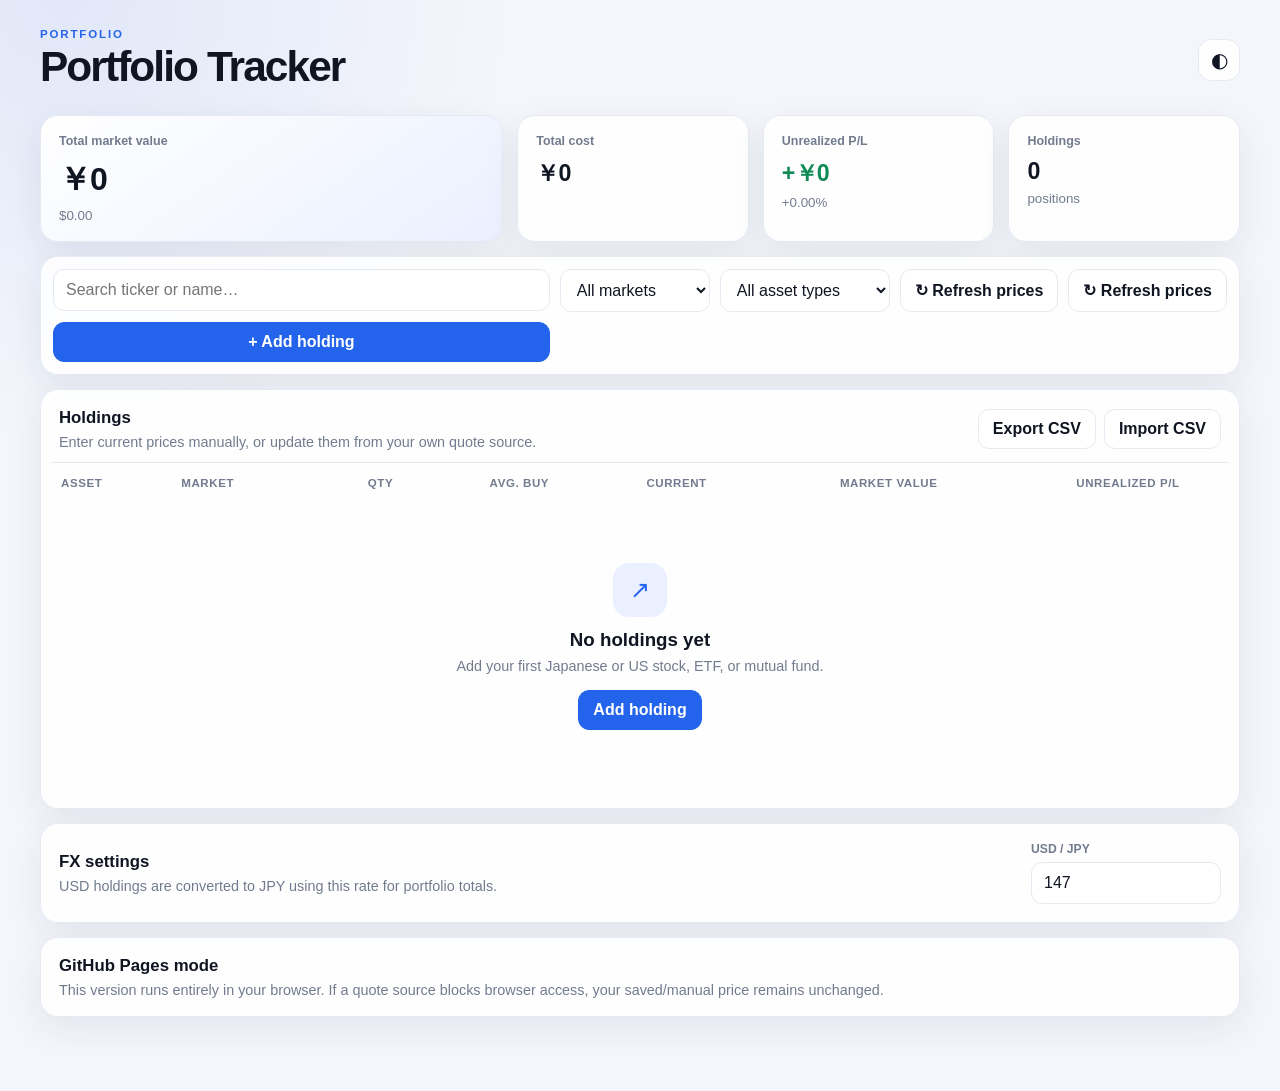
<file: index.html>
<!doctype html>
<html lang="en">
<head>
  <meta charset="utf-8" />
  <meta name="viewport" content="width=device-width, initial-scale=1, viewport-fit=cover" />
  <meta name="theme-color" content="#0b1020" />
  <title>Portfolio Tracker</title>
  <link rel="stylesheet" href="styles.css" />
</head>
<body>
  <div class="app-shell">
    <header class="topbar">
      <div>
        <div class="eyebrow">PORTFOLIO</div>
        <h1>Portfolio Tracker</h1>
      </div>
      <button id="themeToggle" class="icon-btn" aria-label="Toggle theme">◐</button>
    </header>

    <main>
      <section class="summary-grid">
        <article class="summary-card primary">
          <span>Total market value</span>
          <strong id="totalValue">¥0</strong>
          <small id="totalValueSub">$0</small>
        </article>
        <article class="summary-card">
          <span>Total cost</span>
          <strong id="totalCost">¥0</strong>
        </article>
        <article class="summary-card">
          <span>Unrealized P/L</span>
          <strong id="totalPL">¥0</strong>
          <small id="totalPLPct">0.00%</small>
        </article>
        <article class="summary-card">
          <span>Holdings</span>
          <strong id="holdingCount">0</strong>
          <small>positions</small>
        </article>
      </section>

      <section class="toolbar panel">
        <div class="search-wrap">
          <input id="searchInput" type="search" placeholder="Search ticker or name…" />
        </div>
        <select id="marketFilter">
          <option value="ALL">All markets</option>
          <option value="JP">Japan</option>
          <option value="US">United States</option>
        </select>
        <select id="assetFilter">
          <option value="ALL">All asset types</option>
          <option value="Stock">Stocks</option>
          <option value="ETF">ETFs</option>
          <option value="Mutual Fund">Mutual funds</option>
        </select>
        <button id="refreshBtn" class="btn">↻ Refresh prices</button>
        <button id="refreshPricesBtn" class="btn">↻ Refresh prices</button>
        <button id="addHoldingBtn" class="btn primary-btn">+ Add holding</button>
      </section>

      <section class="panel">
        <div class="section-head">
          <div>
            <h2>Holdings</h2>
            <p>Enter current prices manually, or update them from your own quote source.</p>
          </div>
          <div class="actions">
            <button id="exportBtn" class="btn">Export CSV</button>
            <label class="btn file-btn">
              Import CSV
              <input id="importInput" type="file" accept=".csv,text/csv" hidden />
            </label>
          </div>
        </div>

        <div class="table-wrap">
          <table>
            <thead>
              <tr>
                <th>Asset</th>
                <th>Market</th>
                <th>Qty</th>
                <th>Avg. buy</th>
                <th>Current</th>
                <th>Market value</th>
                <th>Unrealized P/L</th>
                <th></th>
              </tr>
            </thead>
            <tbody id="holdingsBody"></tbody>
          </table>
          <div id="emptyState" class="empty-state">
            <div class="empty-icon">↗</div>
            <h3>No holdings yet</h3>
            <p>Add your first Japanese or US stock, ETF, or mutual fund.</p>
            <button class="btn primary-btn" id="emptyAddBtn">Add holding</button>
          </div>
        </div>
      </section>

      <section class="panel settings-panel">
        <div>
          <h2>FX settings</h2>
          <p>USD holdings are converted to JPY using this rate for portfolio totals.</p>
        </div>
        <label class="fx-field">
          <span>USD / JPY</span>
          <input id="usdJpyInput" type="number" step="0.01" min="0" />
        </label>
      </section>
    <section class="panel settings-panel">
        <div>
          <h2>GitHub Pages mode</h2>
          <p>This version runs entirely in your browser. If a quote source blocks browser access, your saved/manual price remains unchanged.</p>
        </div>
      </section>
    </main>
  </div>

  <dialog id="holdingDialog">
    <form id="holdingForm" method="dialog">
      <div class="modal-head">
        <div>
          <div class="eyebrow" id="formEyebrow">NEW POSITION</div>
          <h2 id="formTitle">Add holding</h2>
        </div>
        <button type="button" class="icon-btn" id="closeDialogBtn">×</button>
      </div>

      <input type="hidden" id="holdingId" />

      <div class="form-grid">
        <label>
          <span>Ticker / fund code</span>
          <input id="ticker" required placeholder="e.g. 7203, AAPL, 0331418A" />
        </label>

        <label>
          <span>Name</span>
          <input id="name" placeholder="e.g. Toyota, Apple" />
        </label>

        <label>
          <span>Market</span>
          <select id="market" required>
            <option value="JP">Japan</option>
            <option value="US">United States</option>
          </select>
        </label>

        <label>
          <span>Asset type</span>
          <select id="assetType" required>
            <option value="Stock">Stock</option>
            <option value="ETF">ETF</option>
            <option value="Mutual Fund">Mutual Fund</option>
          </select>
        </label>

        <label>
          <span>Quantity / units</span>
          <input id="quantity" type="number" min="0" step="any" required placeholder="100" />
        </label>

        <label>
          <span>Currency</span>
          <select id="currency" required>
            <option value="JPY">JPY</option>
            <option value="USD">USD</option>
          </select>
        </label>

        <label>
          <span>Average buy price</span>
          <input id="buyPrice" type="number" min="0" step="any" required placeholder="2500" />
        </label>

        <label>
          <span>Current price / NAV</span>
          <input id="currentPrice" type="number" min="0" step="any" required placeholder="2800" />
          <small class="field-note">Used as fallback if automatic retrieval is unavailable.</small>
        </label>
      </div>

      <div class="hint-box">
        <strong>Automatic price lookup</strong>
        <span>US: use tickers such as AAPL or VOO. Japan stocks/ETFs: use 4-digit codes such as 7203 or 2558. Japan mutual funds: use the Yahoo Japan fund code, e.g. 03311187. Manual current price remains the fallback.</span>
      </div>

      <div class="modal-actions">
        <button type="button" class="btn danger-btn hidden" id="deleteBtn">Delete</button>
        <div class="spacer"></div>
        <button type="button" class="btn" id="cancelBtn">Cancel</button>
        <button type="submit" class="btn primary-btn">Save holding</button>
      </div>
    </form>
  </dialog>

  <script src="app.js"></script>
</body>
</html>
</file>
<file: styles.css>
:root {
  --bg: #f4f6fb;
  --panel: rgba(255,255,255,.88);
  --panel-solid: #fff;
  --text: #101522;
  --muted: #727b8e;
  --line: #e5e9f1;
  --accent: #2463eb;
  --accent-soft: #eaf0ff;
  --green: #118a56;
  --green-soft: #e7f7ef;
  --red: #d64545;
  --red-soft: #ffeded;
  --shadow: 0 12px 35px rgba(25,36,70,.08);
}
body.dark {
  --bg: #0b1020;
  --panel: rgba(18,25,46,.9);
  --panel-solid: #12192e;
  --text: #f6f8ff;
  --muted: #93a0bc;
  --line: #27314c;
  --accent: #6d93ff;
  --accent-soft: #1a2d60;
  --green: #5fd6a0;
  --green-soft: #123c31;
  --red: #ff7777;
  --red-soft: #4a2028;
  --shadow: 0 16px 40px rgba(0,0,0,.2);
}
* { box-sizing: border-box; }
body {
  margin: 0;
  font-family: Inter, ui-sans-serif, -apple-system, BlinkMacSystemFont, "Segoe UI", sans-serif;
  background:
    radial-gradient(circle at 5% 0%, rgba(65,105,225,.10), transparent 28rem),
    var(--bg);
  color: var(--text);
  min-height: 100vh;
}
button, input, select { font: inherit; }
button { cursor: pointer; }
.app-shell { max-width: 1240px; margin: 0 auto; padding: 28px 20px 60px; }
.topbar { display:flex; align-items:center; justify-content:space-between; margin-bottom:24px; }
.eyebrow { font-size: .72rem; letter-spacing: .16em; font-weight: 800; color: var(--accent); }
h1 { margin: 3px 0 0; font-size: clamp(1.8rem, 4vw, 2.65rem); letter-spacing:-.045em; }
h2 { margin:0 0 6px; font-size:1.05rem; }
p { color:var(--muted); margin:0; font-size:.9rem; }
.icon-btn {
  border:1px solid var(--line); background:var(--panel); color:var(--text);
  width:42px; height:42px; border-radius:13px; font-size:1.25rem;
}
.summary-grid { display:grid; grid-template-columns:2fr 1fr 1fr 1fr; gap:14px; margin-bottom:14px; }
.summary-card {
  background:var(--panel); border:1px solid var(--line); border-radius:18px;
  padding:18px; box-shadow:var(--shadow); backdrop-filter:blur(14px);
}
.summary-card.primary { background:linear-gradient(145deg, var(--panel-solid), var(--accent-soft)); }
.summary-card span { display:block; color:var(--muted); font-size:.78rem; font-weight:650; margin-bottom:10px; }
.summary-card strong { display:block; font-size:1.45rem; letter-spacing:-.035em; }
.summary-card.primary strong { font-size:2rem; }
.summary-card small { display:block; margin-top:6px; color:var(--muted); }
.panel {
  background:var(--panel); border:1px solid var(--line); border-radius:18px;
  box-shadow:var(--shadow); backdrop-filter:blur(14px); margin-bottom:14px;
}
.toolbar { display:grid; grid-template-columns:minmax(220px,1fr) 150px 170px auto auto; gap:10px; padding:12px; }
input, select {
  width:100%; border:1px solid var(--line); background:var(--panel-solid); color:var(--text);
  border-radius:11px; padding:11px 12px; outline:none;
}
input:focus, select:focus { border-color:var(--accent); box-shadow:0 0 0 3px color-mix(in srgb, var(--accent) 15%, transparent); }
.btn {
  border:1px solid var(--line); background:var(--panel-solid); color:var(--text);
  border-radius:11px; padding:10px 14px; font-weight:700; white-space:nowrap;
}
.primary-btn { background:var(--accent); border-color:var(--accent); color:white; }
.danger-btn { background:var(--red-soft); border-color:transparent; color:var(--red); }
.section-head { display:flex; justify-content:space-between; gap:18px; align-items:center; padding:18px 18px 12px; }
.actions { display:flex; gap:8px; }
.table-wrap { overflow-x:auto; padding:0 10px 10px; }
table { width:100%; border-collapse:collapse; min-width:900px; }
th, td { text-align:right; padding:14px 10px; border-top:1px solid var(--line); font-size:.87rem; }
th { color:var(--muted); font-size:.72rem; text-transform:uppercase; letter-spacing:.05em; }
th:first-child, td:first-child, th:nth-child(2), td:nth-child(2) { text-align:left; }
.asset { display:flex; align-items:center; gap:11px; }
.asset-badge {
  width:38px; height:38px; border-radius:11px; display:grid; place-items:center;
  background:var(--accent-soft); color:var(--accent); font-weight:800; flex:none;
}
.asset-meta strong { display:block; }
.asset-meta span { display:block; color:var(--muted); font-size:.77rem; margin-top:2px; }
.market-pill {
  display:inline-flex; padding:5px 8px; border-radius:999px; background:var(--accent-soft);
  color:var(--accent); font-size:.73rem; font-weight:800;
}
.pl-positive { color:var(--green); font-weight:800; }
.pl-negative { color:var(--red); font-weight:800; }
.row-action { width:34px; height:34px; border:0; background:transparent; color:var(--muted); border-radius:9px; }
.row-action:hover { background:var(--accent-soft); color:var(--accent); }
.empty-state { text-align:center; padding:60px 20px 68px; }
.empty-icon { width:54px; height:54px; display:grid; place-items:center; margin:0 auto 12px; background:var(--accent-soft); color:var(--accent); border-radius:16px; font-size:1.5rem; }
.empty-state h3 { margin:0 0 7px; }
.empty-state p { margin-bottom:16px; }
.settings-panel { display:flex; justify-content:space-between; gap:20px; align-items:center; padding:18px; }
.fx-field { width:190px; }
.fx-field span, .form-grid label span { display:block; margin-bottom:6px; font-size:.76rem; color:var(--muted); font-weight:700; }
dialog {
  border:1px solid var(--line); border-radius:20px; background:var(--panel-solid); color:var(--text);
  width:min(680px, calc(100vw - 28px)); box-shadow:0 25px 80px rgba(0,0,0,.25); padding:0;
}
dialog::backdrop { background:rgba(5,9,20,.58); backdrop-filter:blur(4px); }
#holdingForm { padding:20px; }
.modal-head { display:flex; align-items:center; justify-content:space-between; margin-bottom:18px; }
.modal-head h2 { font-size:1.5rem; margin:3px 0 0; }
.form-grid { display:grid; grid-template-columns:1fr 1fr; gap:14px; }
.hint-box { margin-top:16px; padding:12px 14px; border-radius:12px; background:var(--accent-soft); font-size:.79rem; color:var(--muted); }
.hint-box strong { color:var(--text); display:block; margin-bottom:4px; }
.modal-actions { display:flex; gap:10px; margin-top:18px; }
.spacer { flex:1; }
.hidden { display:none !important; }

@media (max-width: 850px) {
  .summary-grid { grid-template-columns:1fr 1fr; }
  .toolbar { grid-template-columns:1fr 1fr; }
  .toolbar .search-wrap { grid-column:1 / -1; }
  .primary-btn { width:100%; }
}
@media (max-width: 560px) {
  .app-shell { padding:20px 12px 44px; }
  .summary-grid { grid-template-columns:1fr 1fr; gap:10px; }
  .summary-card { padding:14px; }
  .summary-card.primary { grid-column:1 / -1; }
  .summary-card strong { font-size:1.15rem; }
  .summary-card.primary strong { font-size:1.75rem; }
  .toolbar { grid-template-columns:1fr; }
  .toolbar .search-wrap { grid-column:auto; }
  .section-head { align-items:flex-start; flex-direction:column; }
  .actions { width:100%; }
  .actions .btn { flex:1; text-align:center; }
  .settings-panel { align-items:flex-start; flex-direction:column; }
  .fx-field { width:100%; }
  .form-grid { grid-template-columns:1fr; }
}

.field-note { display:block; color:var(--muted); font-size:.7rem; margin-top:5px; line-height:1.35; }
.quote-meta { display:block; color:var(--muted); font-size:.68rem; margin-top:4px; }
.refreshing { opacity:.6; pointer-events:none; }
.status-dot { display:inline-block; width:6px; height:6px; border-radius:50%; background:var(--green); margin-right:5px; vertical-align:middle; }
.status-dot.manual { background:var(--muted); }
@media (max-width: 1000px) { .toolbar { grid-template-columns:1fr 1fr 1fr; } .toolbar .search-wrap { grid-column:1 / -1; } }
</file>
